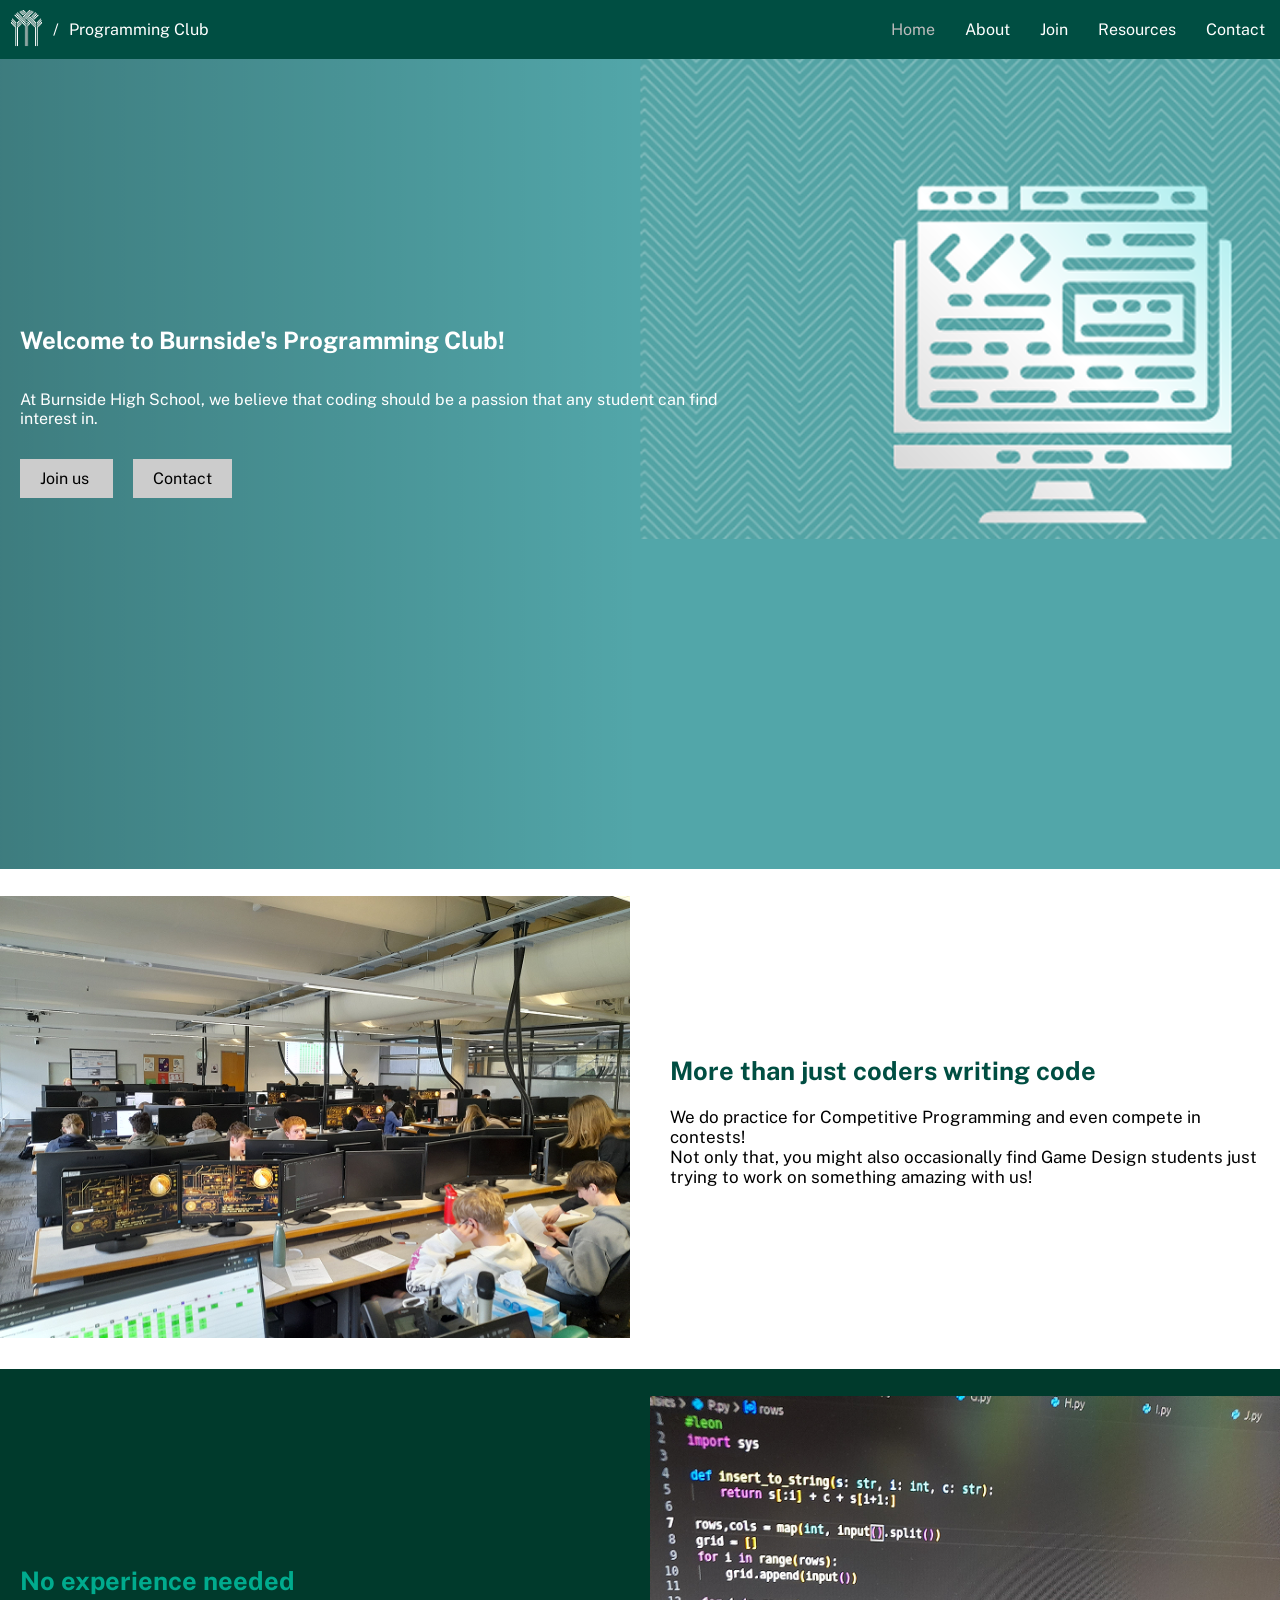
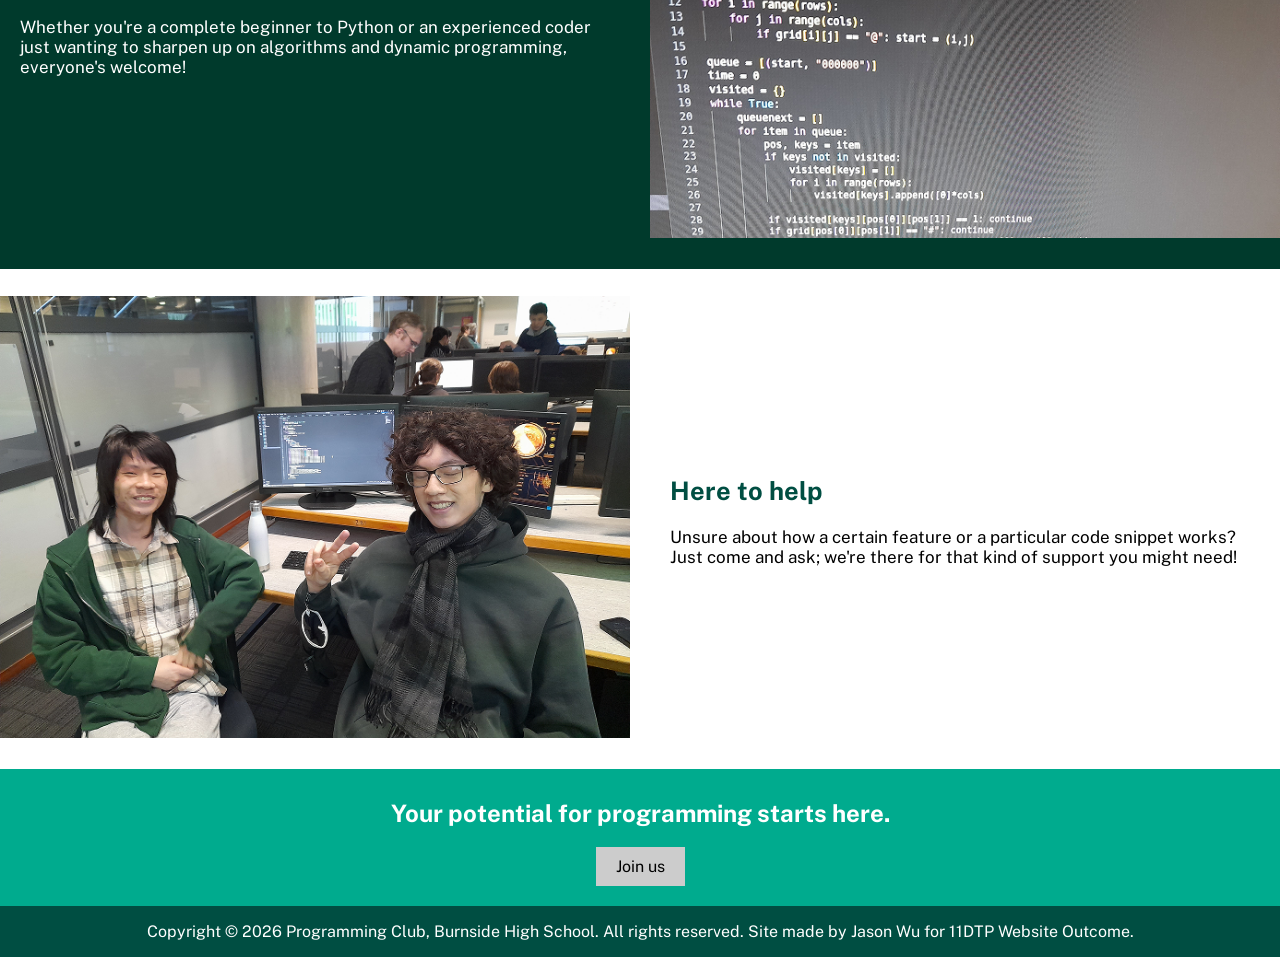
<file: index.html>
<!DOCTYPE html>
<html lang="en">
    <head>
        <meta charset="UTF-8">
        <meta name="viewport" content="width=device-width, initial-scale=1.0">
        <link rel="stylesheet" href="style.css">
        <!-- Font Import from Google Fonts API -->
        <link rel="preconnect" href="https://fonts.googleapis.com">
        <link rel="preconnect" href="https://fonts.gstatic.com" crossorigin>
        <link href="https://fonts.googleapis.com/css2?family=Public+Sans:ital,wght@0,100..900;1,100..900&display=swap" rel="stylesheet">

        <title>Home | Burnside Programming Club</title>
    </head>
    <body>
        <!-- Navbar -->
        <nav>
            <ul>
                <a href="./index.html" class="logo-homepage-link">
                    <div>
                        <li><img id="burnside-icon" src="./assets/burnside_icon.png" alt="Logo of Burnside High School"></li>
                        <li><p id="programming-club-separator">/</p></li>
                        <li><p id="programming-club-descriptor">Programming Club</p></li>
                    </div>
                </a>
                <div class="pages">
                    <li><a class="active">Home</a></li>
                    <li><a href="./about.html">About</a></li>
                    <li><a href="./join.html">Join</a></li>
                    <li><a href="./resources.html">Resources</a></li>
                    <li><a href="./contact.html">Contact</a></li>
                </div>
            </ul>
        </nav>
        <!-- Main Content -->
        <div class="content">
            <!-- Hero Section -->
            <section class="homepage-hero-section">
                <div class="homepage-hero-text-container">
                    <div class="homepage-hero-text">
                        <h1>Welcome to Burnside's Programming Club!</h1>
                        <p>
                            At Burnside High School, we believe that coding should be a passion that any student can find interest in.
                        </p>
                        <div class="homepage-hero-links">
                            <a class="homepage-hero-link" href="./join.html">
                                Join us
                            </a>
                            <a class="homepage-hero-link" href="./contact.html">
                                Contact
                            </a>
                        </div>
                    </div>
                </div>
            </section>
            <!-- Two Column Sections -->
            <section class="two-column" id="two-column-homepage-1">
                <div class="two-column-image">
                    <img src="./assets/20260627_140728.png" alt="Competitive Programmers at the CSPC 2026 Programming Contest.">
                </div>
                <div class="two-column-text" id="two-column-homepage-1">
                    <h2>
                        More than just coders writing code
                    </h2>
                    <p>
                        We do practice for Competitive Programming and even compete in contests!<br>Not only that, you might also occasionally find Game Design students just trying to work on something amazing with us!
                    </p>
                </div>
            </section>
            <section class="two-column" id="two-column-homepage-2">
                <div class="two-column-text" id="two-column-homepage-2">
                    <h2>
                        No experience needed
                    </h2>
                    <p>
                        Whether you're a complete beginner to Python or an experienced coder just wanting to sharpen up on algorithms and dynamic programming, everyone's welcome!
                    </p>
                </div>
                <div class="two-column-image">
                    <img src="./assets/20260627_163255.png" alt="Image of source code written by one of Burnside's Programming Club members at the contest.">
                </div>
            </section>
            <section class="two-column" id="two-column-homepage-3">
                <div class="two-column-image">
                    <img src="./assets/20260627_163705.png" alt="One of Burnside's Competitive Programming teams that won the CSPC 2026 Programming Contest.">
                </div>
                <div class="two-column-text" id="two-column-homepage-3">
                    <h2>
                        Here to help
                    </h2>
                    <p>
                        Unsure about how a certain feature or a particular code snippet works?<br>Just come and ask; we're there for that kind of support you might need!
                    </p>
                </div>
            </section>
            <!-- Call-to-action Section -->
            <section class="call-to-action">
                <h2>
                    Your potential for programming starts here.
                </h2>
                <a class="call-to-action-link" href="./join.html">
                    Join us
                </a>
            </section>
            
        </div>
        <!-- Common footer -->
        <footer>
            <div class="footer-container">
                <p>Copyright &copy; 2026 Programming Club, Burnside High School. All rights reserved. Site made by Jason Wu for 11DTP Website Outcome.</p>
            </div>
        </footer>
    </body>
</html>
</file>
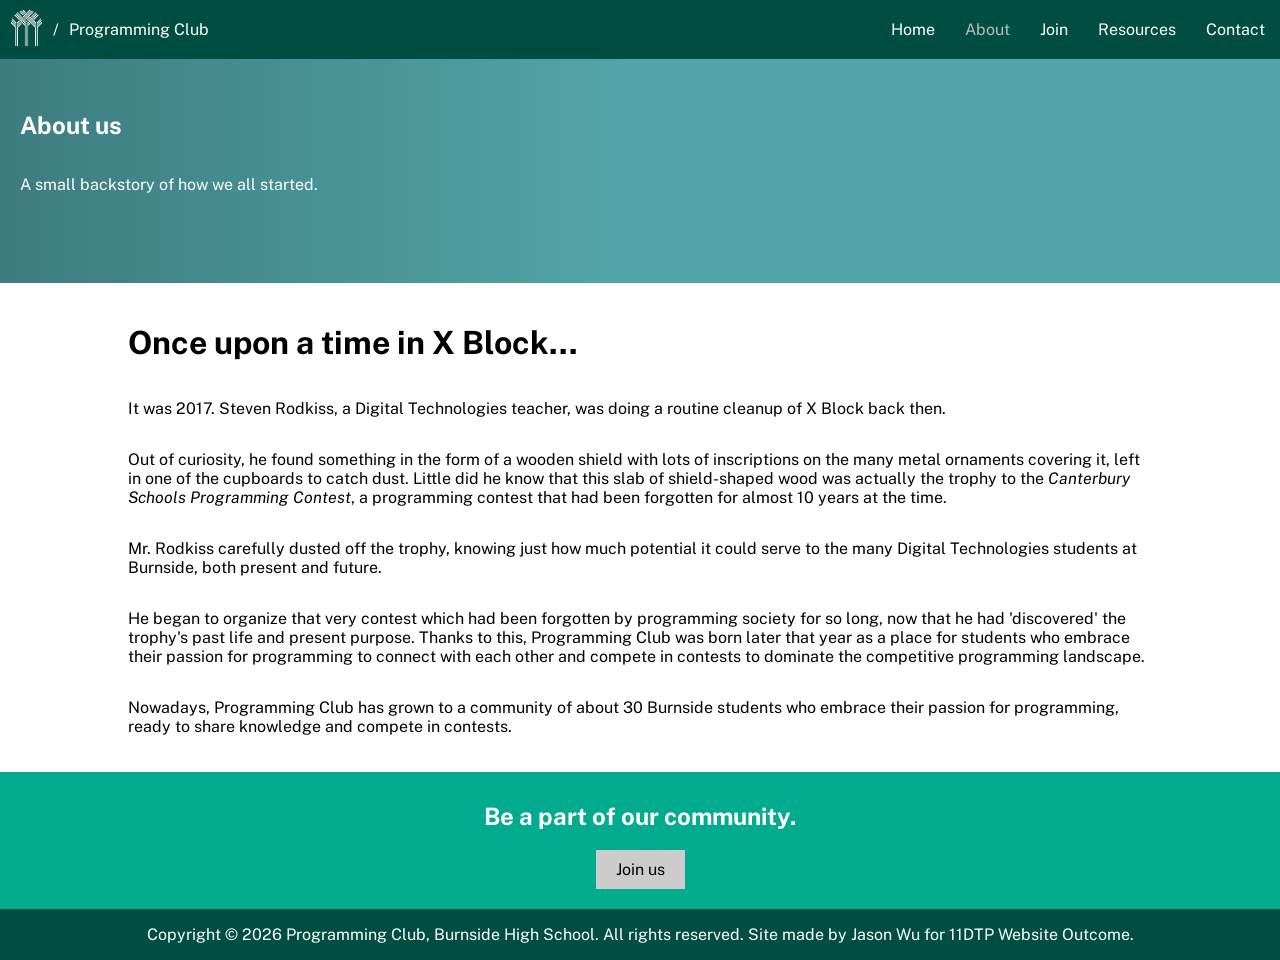
<file: about.html>
<!DOCTYPE html>
<html lang="en">
    <head>
        <meta charset="UTF-8">
        <meta name="viewport" content="width=device-width, initial-scale=1.0">
        <link rel="stylesheet" href="style.css">
        <!-- Font Import from Google Fonts API -->
        <link rel="preconnect" href="https://fonts.googleapis.com">
        <link rel="preconnect" href="https://fonts.gstatic.com" crossorigin>
        <link href="https://fonts.googleapis.com/css2?family=Public+Sans:ital,wght@0,100..900;1,100..900&display=swap" rel="stylesheet">

        <title>About | Burnside Programming Club</title>
    </head>
    <body>
        <!-- Navbar -->
        <nav>
            <ul>
                <a href="./index.html" class="logo-homepage-link">
                    <div>
                        <li><img id="burnside-icon" src="./assets/burnside_icon.png" alt="Logo of Burnside High School"></li>
                        <li><p id="programming-club-separator">/</p></li>
                        <li><p id="programming-club-descriptor">Programming Club</p></li>
                    </div>
                </a>
                <div class="pages">
                    <li><a href="./index.html">Home</a></li>
                    <li><a class="active">About</a></li>
                    <li><a href="./join.html">Join</a></li>
                    <li><a href="./resources.html">Resources</a></li>
                    <li><a href="./contact.html">Contact</a></li>
                </div>
            </ul>
        </nav>
        <!-- Main Content -->
        <div class="content">
            <!-- Sub-Hero Section -->
            <section class="sub-hero-section">
                <div class="sub-hero-text-container">
                    <div class="sub-hero-text">
                        <h1>About us</h1>
                        <p>
                            A small backstory of how we all started.
                        </p>
                    </div>
                </div>
            </section>
            <!-- Backstory Content -->
            <div class="aboutpage-backstory-container">
                <h1>
                    Once upon a time in X Block...
                </h1>
                <p>
                    It was 2017. Steven Rodkiss, a Digital Technologies teacher, was doing a routine cleanup of X Block back then.
                </p>
                <p>
                    Out of curiosity, he found something in the form of a wooden shield with lots of inscriptions on the many metal ornaments covering it, left in one of the cupboards to catch dust. Little did he know that this slab of shield-shaped wood was actually the trophy to the <i>Canterbury Schools Programming Contest</i>, a programming contest that had been forgotten for almost 10 years at the time.
                </p>
                <p>
                    Mr. Rodkiss carefully dusted off the trophy, knowing just how much potential it could serve to the many Digital Technologies students at Burnside, both present and future.
                </p>
                <p>
                    He began to organize that very contest which had been forgotten by programming society for so long, now that he had 'discovered' the trophy's past life and present purpose. Thanks to this, Programming Club was born later that year as a place for students who embrace their passion for programming to connect with each other and compete in contests to dominate the competitive programming landscape.
                </p>
                <p>
                    Nowadays, Programming Club has grown to a community of about 30 Burnside students who embrace their passion for programming, ready to share knowledge and compete in contests.
                </p>
            </div>
            <!-- Call-to-action Section -->
            <section class="call-to-action">
                <h2>
                    Be a part of our community.
                </h2>
                <a class="call-to-action-link" href="./join.html">
                    Join us
                </a>
            </section>
        </div>
        <!-- Common footer -->
        <footer>
            <div class="footer-container">
                <p>Copyright &copy; 2026 Programming Club, Burnside High School. All rights reserved. Site made by Jason Wu for 11DTP Website Outcome.</p>
            </div>
        </footer>
    </body>
</html>
</file>
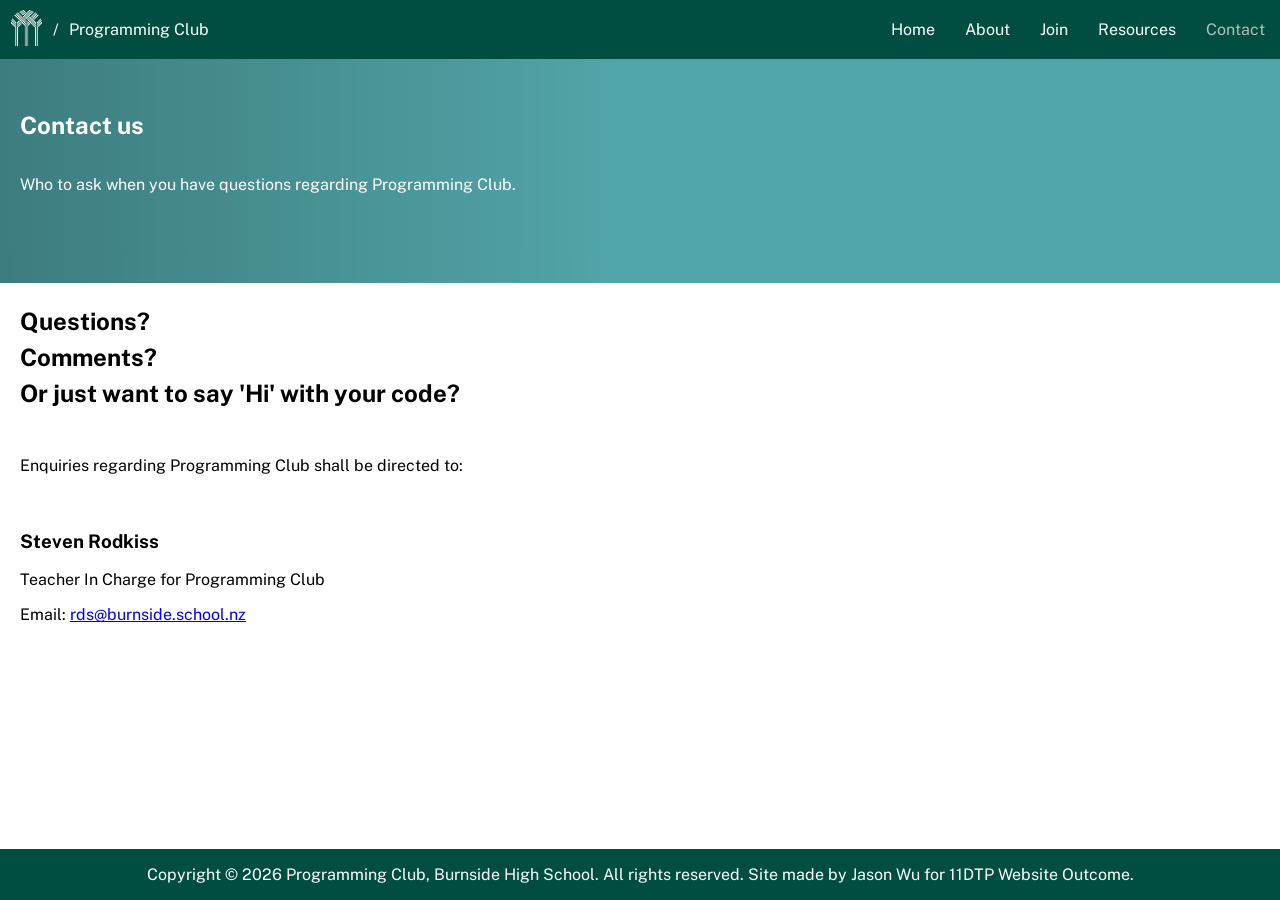
<file: contact.html>
<!DOCTYPE html>
<html lang="en">
    <head>
        <meta charset="UTF-8">
        <meta name="viewport" content="width=device-width, initial-scale=1.0">
        <link rel="stylesheet" href="style.css">
        <!-- Font Import from Google Fonts API -->
        <link rel="preconnect" href="https://fonts.googleapis.com">
        <link rel="preconnect" href="https://fonts.gstatic.com" crossorigin>
        <link href="https://fonts.googleapis.com/css2?family=Public+Sans:ital,wght@0,100..900;1,100..900&display=swap" rel="stylesheet">

        <title>Contact | Burnside Programming Club</title>
    </head>
    <body>
        <!-- Navbar -->
        <nav>
            <ul>
                <a href="./index.html" class="logo-homepage-link">
                    <div>
                        <li><img id="burnside-icon" src="./assets/burnside_icon.png" alt="Logo of Burnside High School"></li>
                        <li><p id="programming-club-separator">/</p></li>
                        <li><p id="programming-club-descriptor">Programming Club</p></li>
                    </div>
                </a>
                <div class="pages">
                    <li><a href="./index.html">Home</a></li>
                    <li><a href="./about.html">About</a></li>
                    <li><a href="./join.html">Join</a></li>
                    <li><a href="./resources.html">Resources</a></li>
                    <li><a class="active">Contact</a></li>
                </div>
            </ul>
        </nav>
        <!-- Main Content -->
        <div class="content">
            <!-- Sub-Hero Section -->
            <section class="sub-hero-section">
                <div class="sub-hero-text-container">
                    <div class="sub-hero-text">
                        <h1>Contact us</h1>
                        <p>
                            Who to ask when you have questions regarding Programming Club.
                        </p>
                    </div>
                </div>
            </section>
            <!-- Contact Page Headers -->
            <section class="contact-headings">
                <h2>
                    Questions?<br>
                    Comments?<br>
                    Or just want to say 'Hi' with your code?
                </h2>
                <p><br>Enquiries regarding Programming Club shall be directed to:</p>
            </section>
            <!-- Contact Page Profile -->
            <section class="contact-profile">
                <h3 class="contact-profile-name">
                    Steven Rodkiss
                </h3>
                <p class="contact-profile-role">
                    Teacher In Charge for Programming Club
                </p>
                <p class="contact-profile-email">
                    Email: 
                    <a href="mailto:rds@burnside.school.nz">
                        rds@burnside.school.nz
                    </a>
                </p>
            </section>
        </div>
        <!-- Common footer -->
        <footer>
            <div class="footer-container">
                <p>Copyright &copy; 2026 Programming Club, Burnside High School. All rights reserved. Site made by Jason Wu for 11DTP Website Outcome.</p>
            </div>
        </footer>
    </body>
</html>
</file>
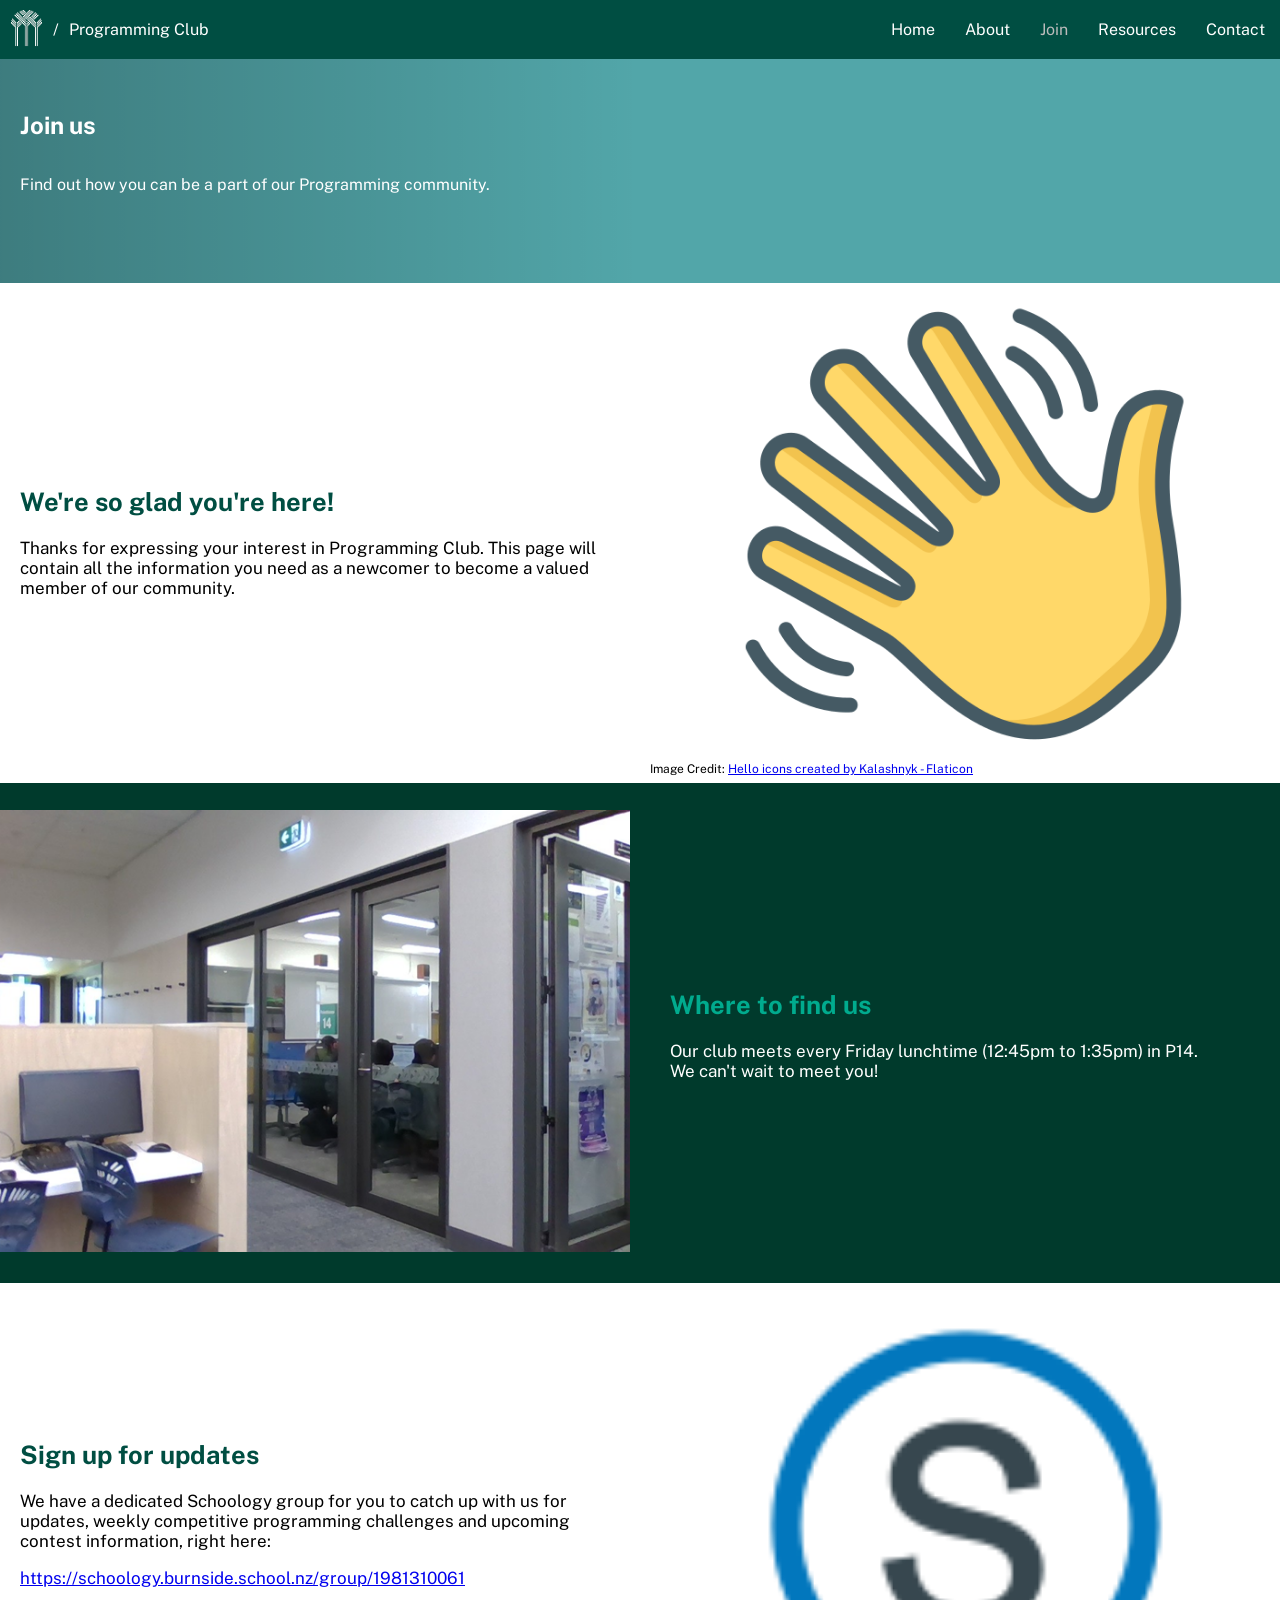
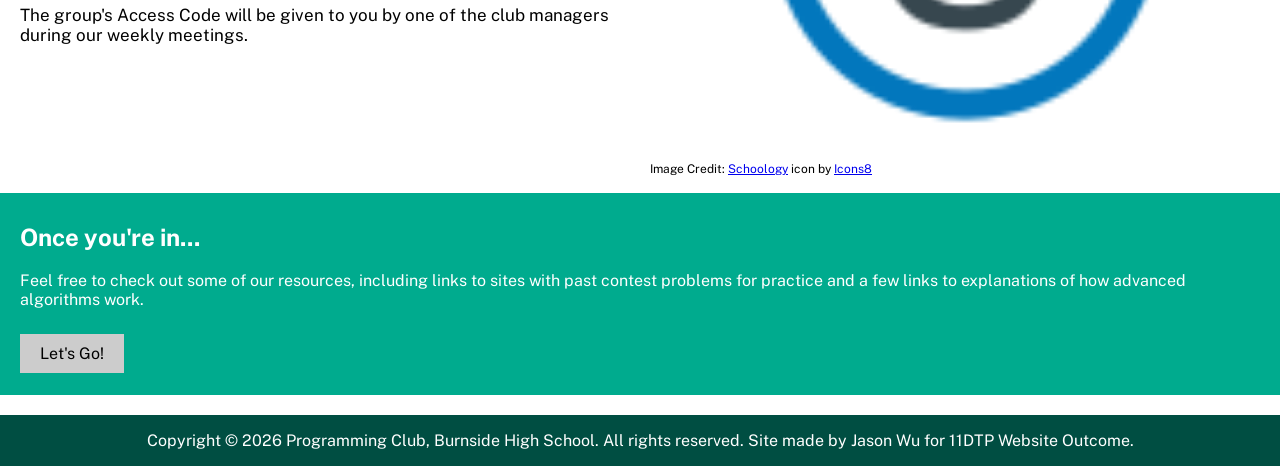
<file: join.html>
<!DOCTYPE html>
<html lang="en">
    <head>
        <meta charset="UTF-8">
        <meta name="viewport" content="width=device-width, initial-scale=1.0">
        <link rel="stylesheet" href="style.css">
        <!-- Font Import from Google Fonts API -->
        <link rel="preconnect" href="https://fonts.googleapis.com">
        <link rel="preconnect" href="https://fonts.gstatic.com" crossorigin>
        <link href="https://fonts.googleapis.com/css2?family=Public+Sans:ital,wght@0,100..900;1,100..900&display=swap" rel="stylesheet">

        <title>Join | Burnside Programming Club</title>
    </head>
    <body>
        <!-- Navbar -->
        <nav>
            <ul>
                <a href="./index.html" class="logo-homepage-link">
                    <div>
                        <li><img id="burnside-icon" src="./assets/burnside_icon.png" alt="Logo of Burnside High School"></li>
                        <li><p id="programming-club-separator">/</p></li>
                        <li><p id="programming-club-descriptor">Programming Club</p></li>
                    </div>
                </a>
                <div class="pages">
                    <li><a href="./index.html">Home</a></li>
                    <li><a href="./about.html">About</a></li>
                    <li><a class="active">Join</a></li>
                    <li><a href="./resources.html">Resources</a></li>
                    <li><a href="./contact.html">Contact</a></li>
                </div>
            </ul>
        </nav>
        <!-- Main Content -->
        <div class="content">
            <!-- Sub-Hero Section -->
            <section class="sub-hero-section">
                <div class="sub-hero-text-container">
                    <div class="sub-hero-text">
                        <h1>Join us</h1>
                        <p>
                            Find out how you can be a part of our Programming community.
                        </p>
                    </div>
                </div>
            </section>
            <!-- Two-Column Sections -->
            <section class="two-column" id="two-column-join-1">
                <div class="two-column-text" id="two-column-join-1">
                    <h2>
                        We're so glad you're here!
                    </h2>
                    <p>
                        Thanks for expressing your interest in Programming Club. This page will contain all the information you need as a newcomer to become a valued member of our community.
                    </p>
                </div>
                <div class="two-column-image">
                    <img src="./assets/wave_icon.png" alt="Hello icons created by Kalashnyk - Flaticon" style="max-height: 465px;">
                    <p class="two-column-image-caption">Image Credit: 
                        <a href="https://www.flaticon.com/free-icons/hello" title="hello icons">
                            Hello icons created by Kalashnyk - Flaticon
                        </a>
                    </p>
                </div>
            </section>
            <section class="two-column" id="two-column-join-2">
                 <div class="two-column-image">
                    <img src="./assets/p14_photo.png" alt="Photo of the entrance to room P14 and its surroundings.">
                </div>
                <div class="two-column-text" id="two-column-join-2">
                    <h2>
                        Where to find us
                    </h2>
                    <p>
                        Our club meets every Friday lunchtime (12:45pm to 1:35pm) in P14.<br>We can't wait to meet you!
                    </p>
                </div>
            </section>
            <section class="two-column" id="two-column-join-3">
                <div class="two-column-text" id="two-column-join-3">
                    <h2>
                        Sign up for updates
                    </h2>
                    <p>
                        We have a dedicated Schoology group for you to catch up with us for updates, weekly competitive programming challenges and upcoming contest information, right here:
                    </p>
                    <a href="https://schoology.burnside.school.nz/group/1981310061">https://schoology.burnside.school.nz/group/1981310061</a> 
                    <p>
                        The group's Access Code will be given to you by one of the club managers during our weekly meetings.
                    </p>
                </div>
                <div class="two-column-image">
                    <img src="./assets/icons8-schoology-100.png" alt="Schoology icon by Icons8" style="max-height: 465px;">
                    <p class="two-column-image-caption">Image Credit: 
                        <a target="_blank" href="https://icons8.com/icon/AGVPclKDUALn/schoology">Schoology</a> icon by <a target="_blank" href="https://icons8.com">Icons8</a>
                    </p>
                </div>
            </section>
            <!-- Call-to-action section -->
            <section class="join-call-to-action">
                <div class="join-call-to-action-text">
                    <h2>
                        Once you're in...
                    </h2>
                    <p>
                        Feel free to check out some of our resources, including links to sites with past contest problems for practice and a few links to explanations of how advanced algorithms work.
                    </p>
                    <br>
                    <a class="call-to-action-link" href="./resources.html">
                        Let's Go!
                    </a>
                </div>
            </section>
        </div>
        <!-- Common footer -->
        <footer>
            <div class="footer-container">
                <p>Copyright &copy; 2026 Programming Club, Burnside High School. All rights reserved. Site made by Jason Wu for 11DTP Website Outcome.</p>
            </div>
        </footer>
    </body>
</html>
</file>
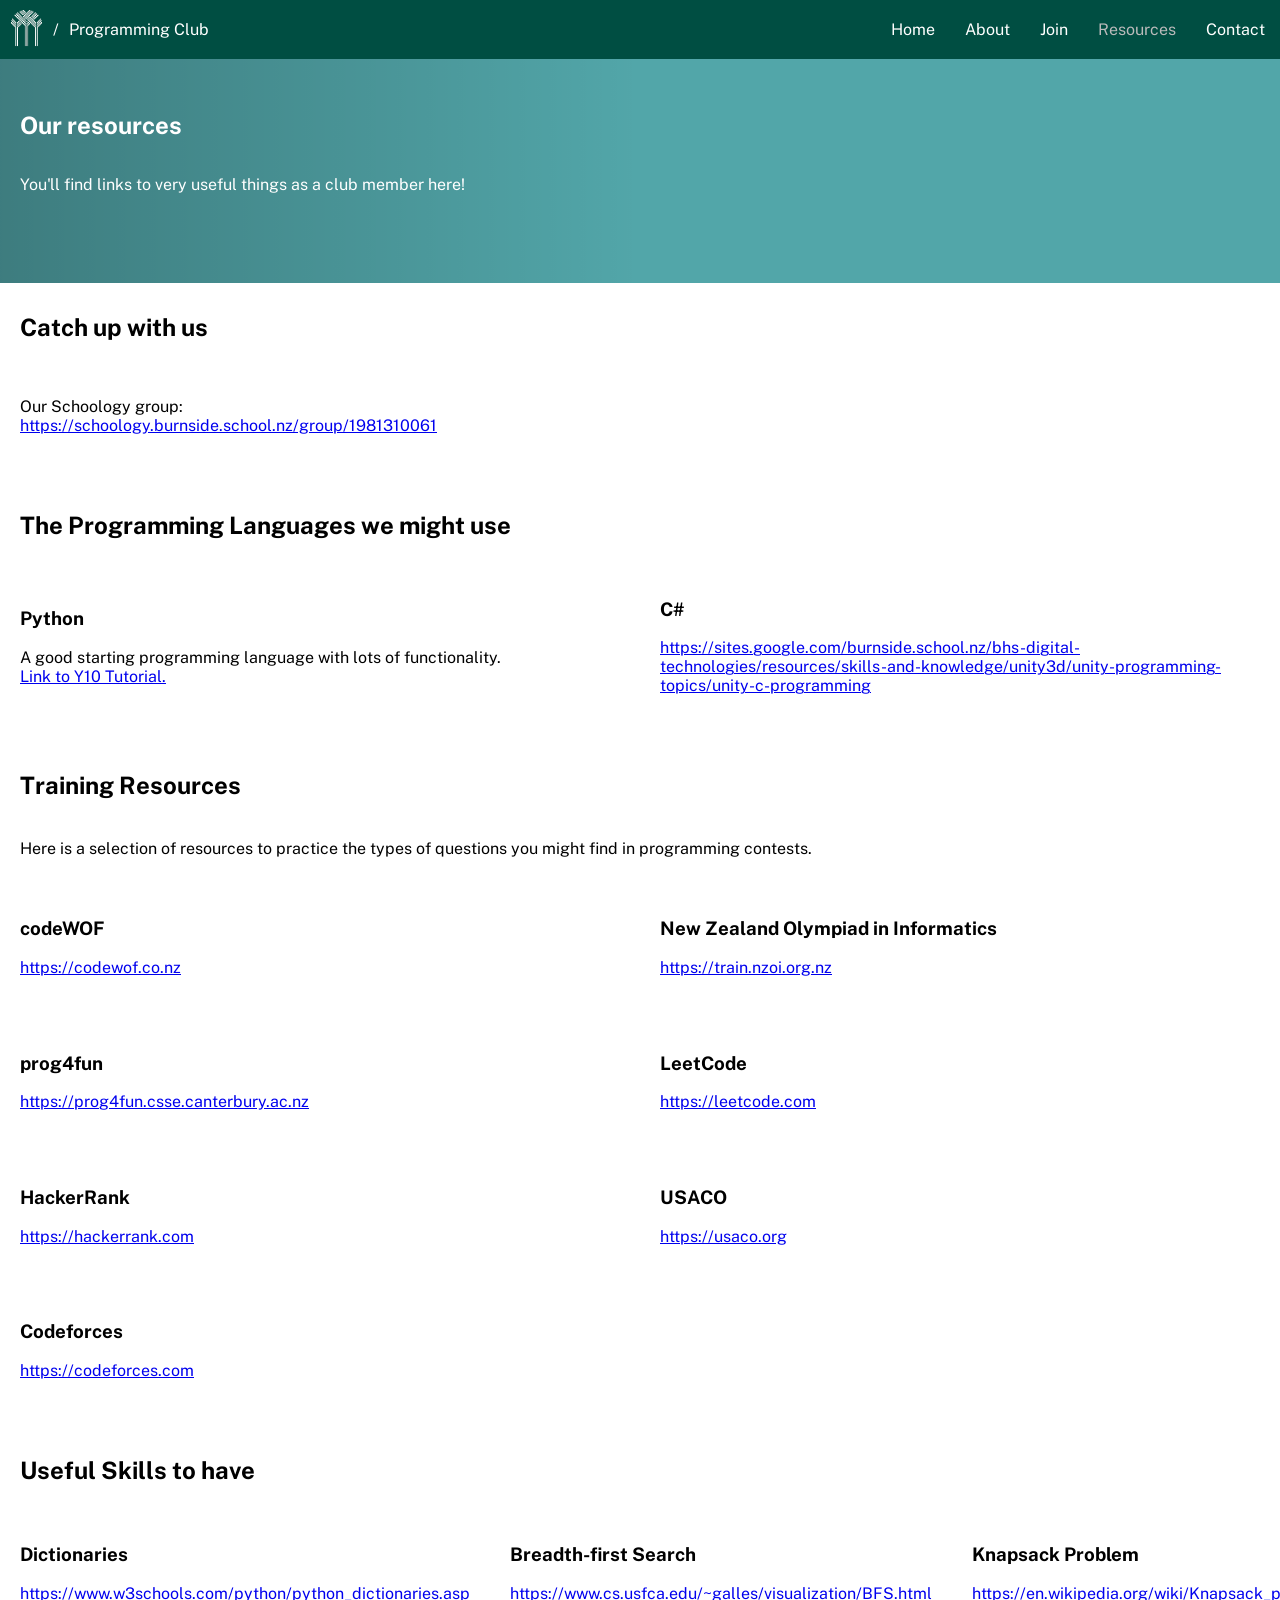
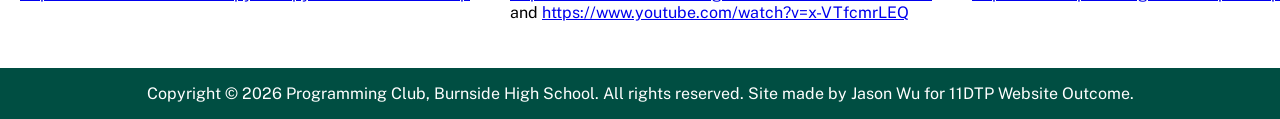
<file: resources.html>
<!DOCTYPE html>
<html lang="en">
    <head>
        <meta charset="UTF-8">
        <meta name="viewport" content="width=device-width, initial-scale=1.0">
        <link rel="stylesheet" href="style.css">
        <!-- Font Import from Google Fonts API -->
        <link rel="preconnect" href="https://fonts.googleapis.com">
        <link rel="preconnect" href="https://fonts.gstatic.com" crossorigin>
        <link href="https://fonts.googleapis.com/css2?family=Public+Sans:ital,wght@0,100..900;1,100..900&display=swap" rel="stylesheet">

        <title>Resources | Burnside Programming Club</title>
    </head>
    <body>
        <!-- Navbar -->
        <nav>
            <ul>
                <a href="./index.html" class="logo-homepage-link">
                    <div>
                        <li><img id="burnside-icon" src="./assets/burnside_icon.png" alt="Logo of Burnside High School"></li>
                        <li><p id="programming-club-separator">/</p></li>
                        <li><p id="programming-club-descriptor">Programming Club</p></li>
                    </div>
                </a>
                <div class="pages">
                    <li><a href="./index.html">Home</a></li>
                    <li><a href="./about.html">About</a></li>
                    <li><a href="./join.html">Join</a></li>
                    <li><a class="active">Resources</a></li>
                    <li><a href="./contact.html">Contact</a></li>
                </div>
            </ul>
        </nav>
        <!-- Main Content -->
        <div class="content">
            <!-- Sub-Hero Section -->
            <section class="sub-hero-section">
                <div class="sub-hero-text-container">
                    <div class="sub-hero-text">
                        <h1>Our resources</h1>
                        <p>
                            You'll find links to very useful things as a club member here!
                        </p>
                    </div>
                </div>
            </section>
            <!-- One Column Section - Schoology group -->
            <h2 class="resources-heading">
                Catch up with us
            </h2>
            <section class="resources-one-column">
                <div class="resources-item">
                    <p>Our Schoology group:<br>
                        <a href="https://schoology.burnside.school.nz/group/1981310061">
                            https://schoology.burnside.school.nz/group/1981310061
                        </a>
                    </p>
                </div>
            </section>
            <!-- Two-Column Section - Programming Languages -->
            <h2 class="resources-heading">
                The Programming Languages we might use
            </h2>
            <section class="resources-two-column">
                <div class="resources-item">
                    <h3>Python</h3>
                    <p>
                        A good starting programming language with lots of functionality.<br>
                        <a href="https://sites.google.com/burnside.school.nz/bhs-digital-technologies/junior/10dgt/y10-4-python-programming">
                            Link to Y10 Tutorial.
                        </a>
                    </p>
                </div>
                <div class="resources-item">
                    <h3>C#</h3>
                    <p>
                        <a href="https://sites.google.com/burnside.school.nz/bhs-digital-technologies/resources/skills-and-knowledge/unity3d/unity-programming-topics/unity-c-programming ">
                            https://sites.google.com/burnside.school.nz/bhs-digital-technologies/resources/skills-and-knowledge/unity3d/unity-programming-topics/unity-c-programming 
                        </a>
                    </p>
                </div>
            </section>
            <!-- Two-Column Section - Training Resources -->
            <h2 class="resources-heading">
                Training Resources
            </h2>
            <p class="resources-heading">
                Here is a selection of resources to practice the types of questions you might find in programming contests.
            </p>
            <section class="resources-two-column">
                <div class="resources-item">
                    <h3>codeWOF</h3>
                    <p>
                        <a href="https://codewof.co.nz">
                            https://codewof.co.nz
                        </a>
                    </p>
                </div>
                <div class="resources-item">
                    <h3>New Zealand Olympiad in Informatics</h3>
                    <p>
                        <a href="https://train.nzoi.org.nz">
                            https://train.nzoi.org.nz
                        </a>
                    </p>
                </div>
                <div class="resources-item">
                    <h3>prog4fun</h3>
                    <p>
                        <a href="https://prog4fun.csse.canterbury.ac.nz">
                            https://prog4fun.csse.canterbury.ac.nz
                        </a>
                    </p>
                </div>
                <div class="resources-item">
                    <h3>LeetCode</h3>
                    <p>
                        <a href="https://leetcode.com">
                            https://leetcode.com
                        </a>
                    </p>
                </div>
                <div class="resources-item">
                    <h3>HackerRank</h3>
                    <p>
                        <a href="https://hackerrank.com">
                            https://hackerrank.com
                        </a>
                    </p>
                </div>
                <div class="resources-item">
                    <h3>USACO</h3>
                    <p>
                        <a href="https://usaco.org">
                            https://usaco.org
                        </a>
                    </p>
                </div>
                <div class="resources-item">
                    <h3>Codeforces</h3>
                    <p>
                        <a href="https://codeforces.com">
                            https://codeforces.com
                        </a>
                    </p>
                </div>
            </section>
            <!-- Three-Column Section - Useful Skills -->
            <h2 class="resources-heading">
                Useful Skills to have
            </h2>
            <section class="resources-three-column">
                <div class="resources-item">
                    <h3>Dictionaries</h3>
                    <p>
                        <a href="https://www.w3schools.com/python/python_dictionaries.asp">
                            https://www.w3schools.com/python/python_dictionaries.asp 
                        </a>
                    </p>
                </div>
                <div class="resources-item">
                    <h3>Breadth-first Search</h3>
                    <p>
                        <a href="https://www.cs.usfca.edu/~galles/visualization/BFS.html">
                            https://www.cs.usfca.edu/~galles/visualization/BFS.html
                        </a> 
                        and
                        <a href="https://www.youtube.com/watch?v=x-VTfcmrLEQ">
                            https://www.youtube.com/watch?v=x-VTfcmrLEQ
                        </a>
                    </p>
                </div>
                <div class="resources-item">
                    <h3>Knapsack Problem</h3>
                    <p>
                        <a href="https://en.wikipedia.org/wiki/Knapsack_problem">
                            https://en.wikipedia.org/wiki/Knapsack_problem
                        </a>
                    </p>
                </div>
            </section>
        </div>
        <!-- Common footer -->
        <footer>
            <div class="footer-container">
                <p>Copyright &copy; 2026 Programming Club, Burnside High School. All rights reserved. Site made by Jason Wu for 11DTP Website Outcome.</p>
            </div>
        </footer>
    </body>
</html>
</file>
<file: style.css>
html {
    font-family: 'Public Sans', Arial, Helvetica, sans-serif;
}

body {
    margin: 0px !important;
    display: flex;
    flex-direction: column;
    min-height: 100vh;
}

.content {
    display: block;
    align-items: center;
    margin: 0px;
    min-height: calc(100vh - 129px);
    flex-grow: 1;
}

/* Navbar styling */

nav {
    position: sticky;
    top: 0;
    z-index: 999;
    flex-grow: 0;
    flex-shrink: 0;
}

ul {
    list-style-type: none;
    margin: 0;
    padding: 0;
    overflow: hidden;
    background-color: #004e42;
}

div.pages {
    float: right;
}

ul li {
    float: left;
}

ul li a {
    display: block;
    color: #ffffff;
    text-align: center;
    padding: 20px 15px;
    text-decoration: none;
}

p#programming-club-separator {
    display: block;
    color: #ffffff;
    text-align: center;
    padding: 20px 5px;
    text-decoration: none;
    margin: 0px !important;
}

p#programming-club-descriptor {
    display: block;
    color: #ffffff;
    text-align: center;
    padding: 20px 15px 20px 5px;
    text-decoration: none;
    margin: 0px !important;
}

ul div.pages li a:hover:not(.active) {
    color: #bbbbbb;
}

ul li a.active {
    color: #bbbbbb;
}

ul div.logo {
    display: inline block;
}

a#programming-club-separator {
    padding-left: 5px;
    padding-right: 8px;
}

a#programming-club-descriptor {
    display: block;
    color: #ffffff;
    text-align: center;
    padding: 20px 15px;
    padding-left: 0px;
    text-decoration: none;
}

img#burnside-icon {
    height: 50px;
    width: 43px;
    padding-top: 3px;
    padding-left: 5px;
}

/* Homepage Hero Section styling */

.homepage-hero-section {
    background-image: linear-gradient(to right, #00000040, #00000000);
    background-color: #52a6a9;
    background-repeat: no-repeat;
    background-position: left top;
    background-size: 50% auto;
}

.homepage-hero-text-container {
    max-width: 1366px;
    width: 100%;
    margin: auto;

    background-image: url("./assets/burnside_programming_club_logo.png");
    background-repeat: no-repeat;
    background-position: right top;
    background-size: 50% auto;
    height: 90vh;
}

.homepage-hero-text {
    display: block flex;
    flex-direction: column;
    justify-content: left;
    align-items: start;
    position: absolute;
    text-align: left;
    width: 55%;
    max-width: 750px;
    color: #ffffff;
    font-size: 1em;
    padding-left: 20px;
    padding-top: 27.5vh;
}

.homepage-hero-links {
    display: block;
    margin-top: 25px;
}

a.homepage-hero-link {
    padding: 10px 20px;
    margin-right: 20px;
    background-color: #cccccc;
    color: #000000;
    text-decoration: none;
}

/* Homepage Two Column Section styling */

.two-column {
    display: grid;
    grid-template-columns: 1fr 1fr;
    width: 100%;
    max-width: 1366px;
    align-items: center;
    margin: auto;
    height: 480px;
    grid-gap: 20px;
    padding-top: 10px;
    padding-bottom: 10px;
}

img {
    width: 100%;
    max-height:  480px;
    object-fit: cover;
}

.two-column-text {
    padding: 20px;
    width: auto;
    font-size: 1.0625em;
}

.two-column-text#two-column-homepage-1 h2 {
    color: #004e42;    
}

.two-column#two-column-homepage-2 {
    background-color: #003a2c;
}

.two-column-text#two-column-homepage-2 h2 {
    color: #00ab8e;
}

.two-column-text#two-column-homepage-2 p {
    color: #ffffff;
}

.two-column#two-column-homepage-3 h2 {
    color: #004e42;
}

/* Call-to-action Section styling */

.call-to-action {
    display: block flex;
    flex-direction: column;
    justify-content: center;
    align-items: center;
    padding-top: 10px;
    padding-bottom: 20px;
    color: #ffffff;
    background-color: #00ab8e;
}

a.call-to-action-link {
    padding: 10px 20px;
    background-color: #cccccc;
    color: #000000;
    text-decoration: none;
}

/* Common footer styling */
footer {
    display: block;
    align-items: center;
    margin: 0px;
    background-color: #004e42;
    flex-grow: 0;
    flex-shrink: 0;
}

.footer-container {
    max-width: 1366px;
    width: 100%;
    margin: auto;
}

footer p {
    display: block;
    color: #ffffff;
    padding: 1em;
    margin: 0px !important;
    text-align: center;
}

/* Sub-Hero Section styling */

.sub-hero-section {
    background-image: linear-gradient(to right, #00000040, #00000000);
    background-color: #52a6a9;
    background-repeat: no-repeat;
    background-position: left top;
    background-size: 50% auto;
}

.sub-hero-text-container {
    max-width: 1366px;
    width: 100%;
    margin: auto;
    height: 224px;
}

.sub-hero-text {
    display: block flex;
    flex-direction: column;
    justify-content: left;
    align-items: start;
    position: absolute;
    text-align: left;
    max-width: 750px;
    color: #ffffff;
    font-size: 1em;
    padding-left: 20px;
    padding-top: 32px;
}

/* About page backstory styling */

.aboutpage-backstory-container {
    display: grid;
    grid-template-columns: 1fr;
    width: 90%;
    max-width: 1024px;
    margin: auto;
    padding: 20px;
}

/* Join Page Two Column Section styling */

.two-column {
    display: grid;
    grid-template-columns: 1fr 1fr;
    width: 100%;
    max-width: 1366px;
    align-items: center;
    margin: auto;
    height: 480px;
    grid-gap: 20px;
    padding-top: 10px;
    padding-bottom: 10px;
}

img {
    width: 100%;
    max-height: 480px;
    object-fit: contain;
}

.two-column-text {
    padding: 20px;
    width: auto;
}

.two-column-text#two-column-join-1 h2 {
    color: #004e42;    
}

.two-column#two-column-join-2 {
    background-color: #003a2c;
}

.two-column-text#two-column-join-2 h2 {
    color: #00ab8e;
}

.two-column-text#two-column-join-2 p {
    color: #ffffff;
}

.two-column#two-column-join-3 h2 {
    color: #004e42;
}

.two-column#two-column-join-4 {
    background-color: #00ab8e;
}

.two-column-image-caption {
    margin-top: 0px;
    font-size: 0.75em;
}

/* Join Page Call-to-action */
.join-call-to-action {
    display: grid;
    grid-template-columns: 1fr;
    width: 100%;
    max-width: 1366px;
    align-items: center;
    margin: auto;
    height: auto;
    grid-gap: 20px;
    padding-top: 10px;
    padding-bottom: 20px;
}

.join-call-to-action-text {
    padding: 20px;
    width: auto;
    color: #ffffff;
    background-color: #00ab8e;
    padding-top: 10px;
    padding-bottom: 32px;
}

/* Resources Page Styling */

.resources-heading {
    display: grid;
    grid-template-columns: 1fr;
    width: auto;
    max-width: 1366px;
    align-items: center;
    margin: auto;
    height: auto;
    padding-top: 30px;
    padding-bottom: 10px;
    padding-left: 20px;
}

.resources-one-column {
    display: grid;
    grid-template-columns: 1fr;
    width: 100%;
    max-width: 1366px;
    align-items: center;
    margin: auto;
    height: auto;
    padding-top: 10px;
    padding-bottom: 10px;
}

.resources-two-column {
    display: grid;
    grid-template-columns: 1fr 1fr;
    width: 100%;
    max-width: 1366px;
    align-items: center;
    margin: auto;
    height: auto;
    padding-top: 10px;
    padding-bottom: 10px;
}

.resources-three-column {
    display: grid;
    grid-template-columns: 1fr 1fr 1fr;
    width: 100%;
    max-width: 1366px;
    margin: auto;
    height: auto;
    padding-top: 10px;
    padding-bottom: 10px;
}

.resources-item {
    padding: 20px;
}

/* Contact Page Styling */

.contact-headings {
    display: grid;
    grid-template-columns: 1fr;
    width: auto;
    max-width: 1366px;
    align-items: center;
    margin: auto;
    height: auto;
    padding-top: 10px;
    padding-bottom: 10px;
    padding-left: 20px;
}

.contact-headings h2 {
    margin-top: 10px !important;
    margin-bottom: 10px !important;
    line-height: 1.5;
}

.contact-profile {
    display: grid;
    grid-template-columns: 1fr;
    width: auto;
    max-width: 1366px;
    align-items: center;
    margin: auto;
    height: auto;
    padding-top: 10px;
    padding-bottom: 10px;
    padding-left: 20px;
}

.contact-profile-role {
    margin-top: 0px !important;
    margin-bottom: 0px !important;
}
</file>
